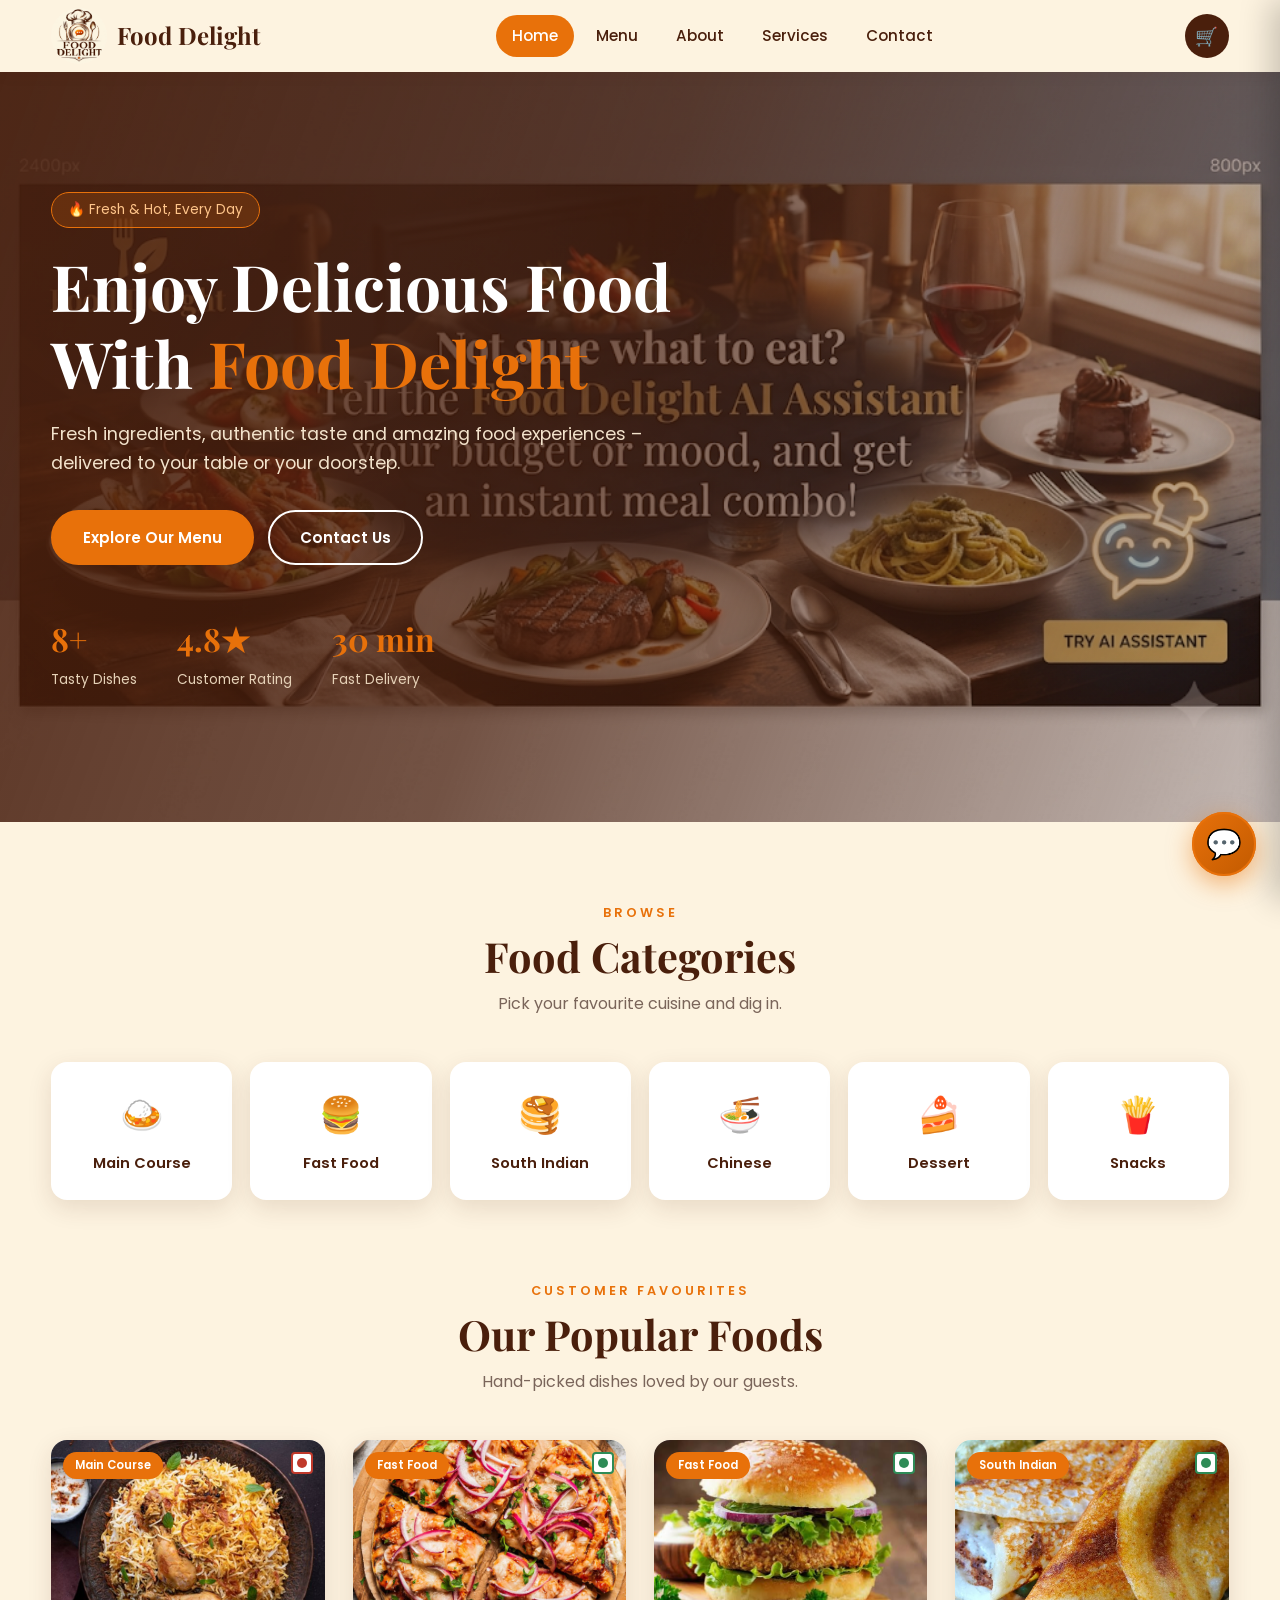
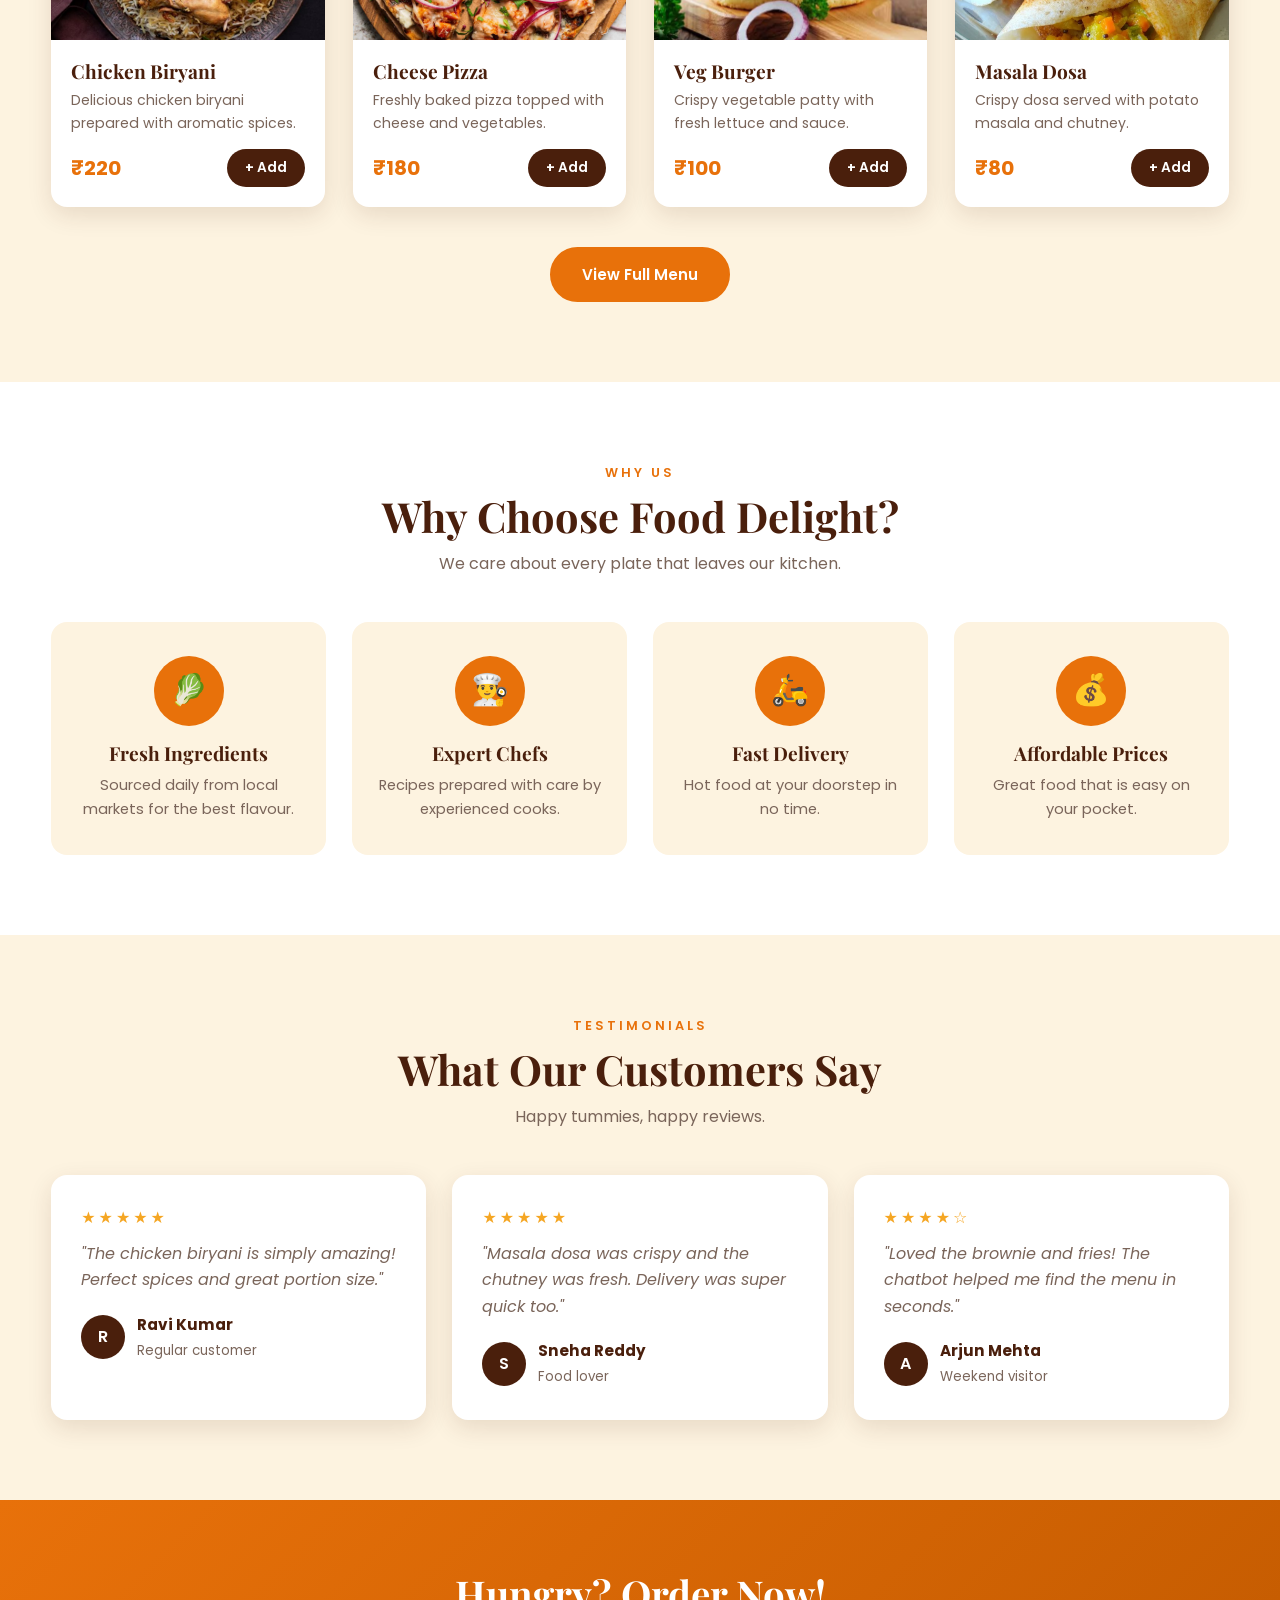
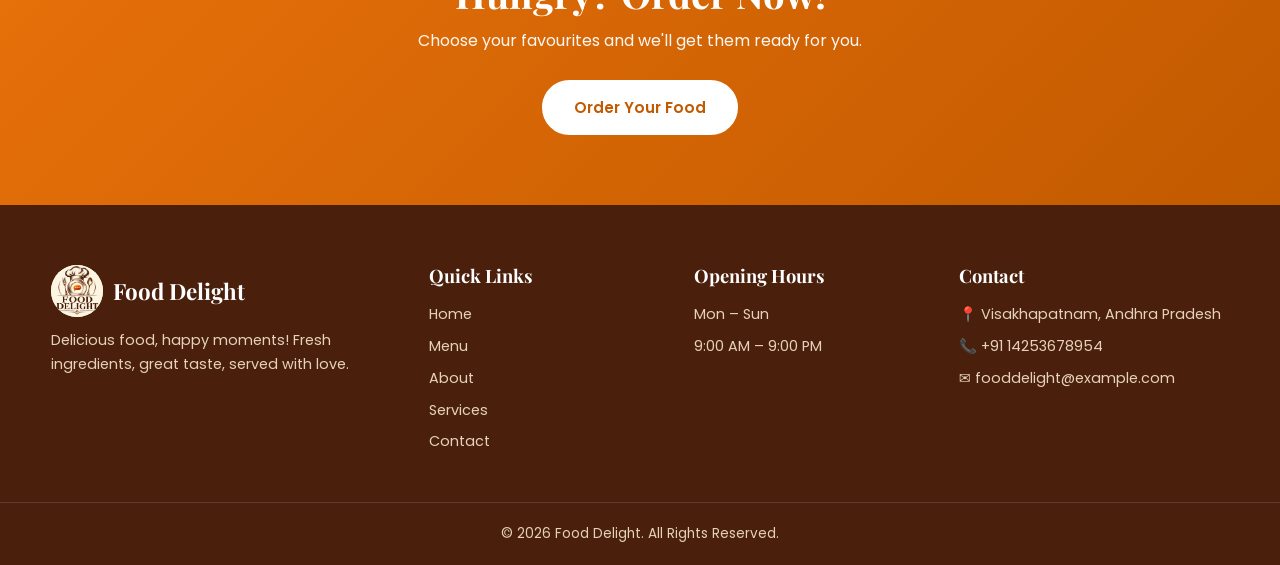
<file: index.html>
<!DOCTYPE html>
<html lang="en">
<head>
    <meta charset="UTF-8">
    <meta name="viewport" content="width=device-width, initial-scale=1.0">
    <title>Home | Food Delight</title>
    <link rel="icon" type="image/png" href="images/logo1.png">
    <link rel="preconnect" href="https://fonts.googleapis.com">
    <link href="https://fonts.googleapis.com/css2?family=Playfair+Display:wght@600;700&family=Poppins:wght@400;500;600&display=swap" rel="stylesheet">
    <link rel="stylesheet" href="css/style.css">
</head>
<body>

<!-- Header -->
<header class="header">
    <div class="container navbar">
        <a href="index.html" class="logo">
            <img src="images/logo1.png" alt="Food Delight Logo">
            <span>Food Delight</span>
        </a>
        <nav class="nav-links" id="navLinks">
            <a href="index.html">Home</a>
            <a href="menu.html">Menu</a>
            <a href="about.html">About</a>
            <a href="services.html">Services</a>
            <a href="contact.html">Contact</a>
        </nav>
        <div class="nav-actions">
            <button class="cart-btn" data-open-cart aria-label="Open cart">🛒<span class="cart-count hidden">0</span></button>
            <button class="menu-toggle" id="menuToggle" aria-label="Toggle menu">☰</button>
        </div>
    </div>
</header>

<main>

<section class="hero">
    <div class="container">
        <div class="hero-text">
            <span class="hero-tag">🔥 Fresh &amp; Hot, Every Day</span>
            <h1>Enjoy Delicious Food With <em>Food Delight</em></h1>
            <p>Fresh ingredients, authentic taste and amazing food experiences – delivered to your table or your doorstep.</p>
            <div class="hero-buttons">
                <a href="menu.html" class="btn">Explore Our Menu</a>
                <a href="contact.html" class="btn btn-outline">Contact Us</a>
            </div>
            <div class="hero-stats">
                <div><strong>8+</strong><span>Tasty Dishes</span></div>
                <div><strong>4.8★</strong><span>Customer Rating</span></div>
                <div><strong>30 min</strong><span>Fast Delivery</span></div>
            </div>
        </div>
    </div>
</section>

<section class="section">
    <div class="container">
        <span class="eyebrow">Browse</span>
        <h2 class="section-title">Food Categories</h2>
        <p class="section-sub">Pick your favourite cuisine and dig in.</p>
        <div class="category-strip" id="categoryStrip"></div>
    </div>
</section>

<section class="section" style="padding-top:0">
    <div class="container">
        <span class="eyebrow">Customer Favourites</span>
        <h2 class="section-title">Our Popular Foods</h2>
        <p class="section-sub">Hand-picked dishes loved by our guests.</p>
        <div class="food-grid" id="featuredGrid"></div>
        <div class="center"><a href="menu.html" class="btn">View Full Menu</a></div>
    </div>
</section>

<section class="section features-bg">
    <div class="container">
        <span class="eyebrow">Why Us</span>
        <h2 class="section-title">Why Choose Food Delight?</h2>
        <p class="section-sub">We care about every plate that leaves our kitchen.</p>
        <div class="feature-grid">
            <div class="feature"><div class="feature-icon">🥬</div><h3>Fresh Ingredients</h3><p>Sourced daily from local markets for the best flavour.</p></div>
            <div class="feature"><div class="feature-icon">👨‍🍳</div><h3>Expert Chefs</h3><p>Recipes prepared with care by experienced cooks.</p></div>
            <div class="feature"><div class="feature-icon">🛵</div><h3>Fast Delivery</h3><p>Hot food at your doorstep in no time.</p></div>
            <div class="feature"><div class="feature-icon">💰</div><h3>Affordable Prices</h3><p>Great food that is easy on your pocket.</p></div>
        </div>
    </div>
</section>

<section class="section">
    <div class="container">
        <span class="eyebrow">Testimonials</span>
        <h2 class="section-title">What Our Customers Say</h2>
        <p class="section-sub">Happy tummies, happy reviews.</p>
        <div class="testimonial-grid">
            <div class="testimonial"><div class="stars">★★★★★</div><p>"The chicken biryani is simply amazing! Perfect spices and great portion size."</p>
                <div class="reviewer"><div class="avatar">R</div><div><strong>Ravi Kumar</strong><small>Regular customer</small></div></div></div>
            <div class="testimonial"><div class="stars">★★★★★</div><p>"Masala dosa was crispy and the chutney was fresh. Delivery was super quick too."</p>
                <div class="reviewer"><div class="avatar">S</div><div><strong>Sneha Reddy</strong><small>Food lover</small></div></div></div>
            <div class="testimonial"><div class="stars">★★★★☆</div><p>"Loved the brownie and fries! The chatbot helped me find the menu in seconds."</p>
                <div class="reviewer"><div class="avatar">A</div><div><strong>Arjun Mehta</strong><small>Weekend visitor</small></div></div></div>
        </div>
    </div>
</section>

<section class="cta">
    <h2>Hungry? Order Now!</h2>
    <p>Choose your favourites and we'll get them ready for you.</p>
    <a href="menu.html" class="btn">Order Your Food</a>
</section>

</main>

<!-- Footer -->
<footer class="footer">
    <div class="container footer-grid">
        <div>
            <div class="footer-logo"><img src="images/logo1.png" alt="Food Delight"><span>Food Delight</span></div>
            <p>Delicious food, happy moments! Fresh ingredients, great taste, served with love.</p>
        </div>
        <div>
            <h3>Quick Links</h3>
            <ul>
                <li><a href="index.html">Home</a></li>
                <li><a href="menu.html">Menu</a></li>
                <li><a href="about.html">About</a></li>
                <li><a href="services.html">Services</a></li>
                <li><a href="contact.html">Contact</a></li>
            </ul>
        </div>
        <div>
            <h3>Opening Hours</h3>
            <p>Mon – Sun</p>
            <p>9:00 AM – 9:00 PM</p>
        </div>
        <div>
            <h3>Contact</h3>
            <p>📍 Visakhapatnam, Andhra Pradesh</p>
            <p>📞 +91 14253678954</p>
            <p>✉️ fooddelight@example.com</p>
        </div>
    </div>
    <div class="footer-bottom">© 2026 Food Delight. All Rights Reserved.</div>
</footer>

<script src="js/menu-data.js"></script>
<script src="js/main.js"></script>
<script src="js/chatbot.js"></script>
</body>
</html>
</file>
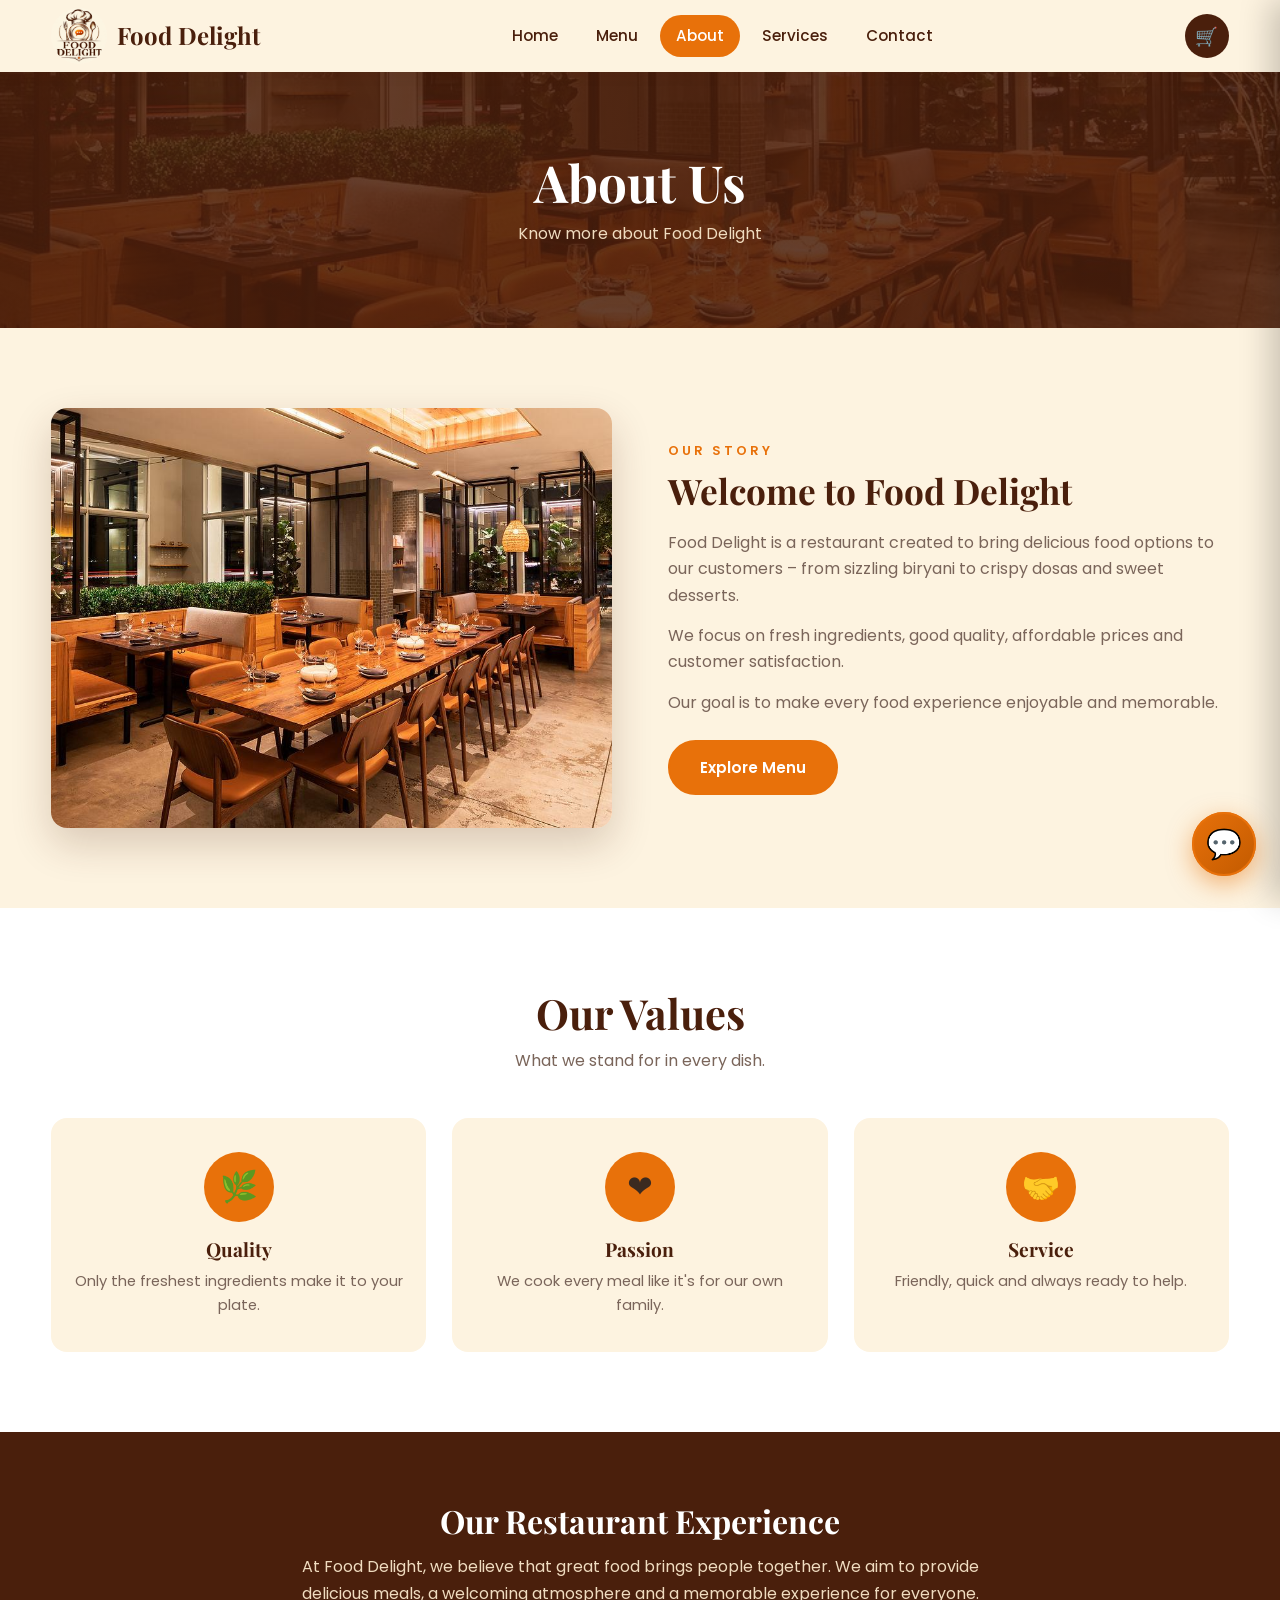
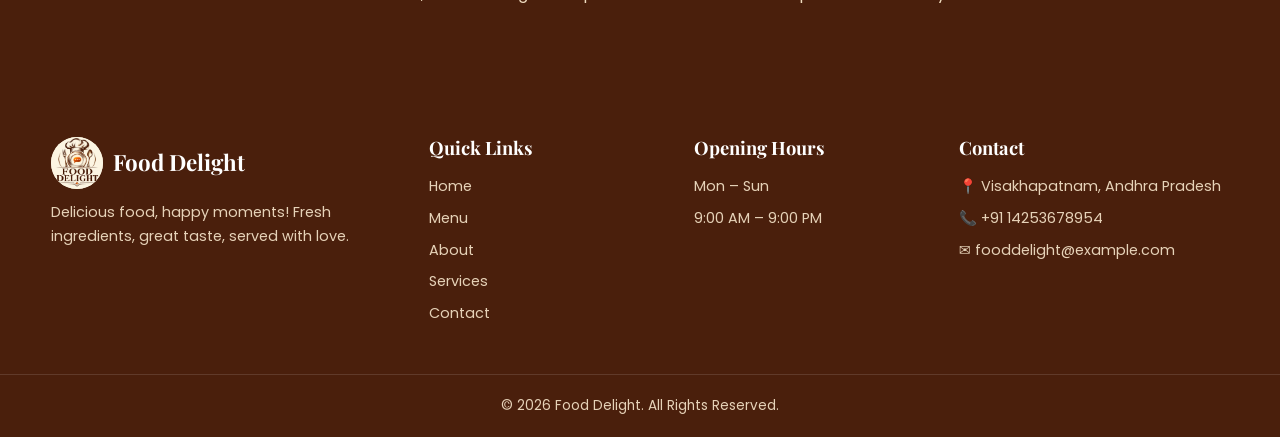
<file: about.html>
<!DOCTYPE html>
<html lang="en">
<head>
    <meta charset="UTF-8">
    <meta name="viewport" content="width=device-width, initial-scale=1.0">
    <title>About Us | Food Delight</title>
    <link rel="icon" type="image/png" href="images/logo1.png">
    <link rel="preconnect" href="https://fonts.googleapis.com">
    <link href="https://fonts.googleapis.com/css2?family=Playfair+Display:wght@600;700&family=Poppins:wght@400;500;600&display=swap" rel="stylesheet">
    <link rel="stylesheet" href="css/style.css">
</head>
<body>

<!-- Header -->
<header class="header">
    <div class="container navbar">
        <a href="index.html" class="logo">
            <img src="images/logo1.png" alt="Food Delight Logo">
            <span>Food Delight</span>
        </a>
        <nav class="nav-links" id="navLinks">
            <a href="index.html">Home</a>
            <a href="menu.html">Menu</a>
            <a href="about.html">About</a>
            <a href="services.html">Services</a>
            <a href="contact.html">Contact</a>
        </nav>
        <div class="nav-actions">
            <button class="cart-btn" data-open-cart aria-label="Open cart">🛒<span class="cart-count hidden">0</span></button>
            <button class="menu-toggle" id="menuToggle" aria-label="Toggle menu">☰</button>
        </div>
    </div>
</header>

<main>

<section class="page-banner">
    <h1>About Us</h1>
    <p>Know more about Food Delight</p>
</section>

<section class="section">
    <div class="container about-container">
        <div class="about-image"><img src="images/restaurant.jpg" alt="Food Delight Restaurant"></div>
        <div class="about-text">
            <span class="eyebrow" style="text-align:left">Our Story</span>
            <h2>Welcome to Food Delight</h2>
            <p>Food Delight is a restaurant created to bring delicious food options to our customers – from sizzling biryani to crispy dosas and sweet desserts.</p>
            <p>We focus on fresh ingredients, good quality, affordable prices and customer satisfaction.</p>
            <p>Our goal is to make every food experience enjoyable and memorable.</p>
            <a href="menu.html" class="btn">Explore Menu</a>
        </div>
    </div>
</section>

<section class="section features-bg">
    <div class="container">
        <h2 class="section-title">Our Values</h2>
        <p class="section-sub">What we stand for in every dish.</p>
        <div class="feature-grid">
            <div class="feature"><div class="feature-icon">🌿</div><h3>Quality</h3><p>Only the freshest ingredients make it to your plate.</p></div>
            <div class="feature"><div class="feature-icon">❤️</div><h3>Passion</h3><p>We cook every meal like it's for our own family.</p></div>
            <div class="feature"><div class="feature-icon">🤝</div><h3>Service</h3><p>Friendly, quick and always ready to help.</p></div>
        </div>
    </div>
</section>

<section class="welcome-section">
    <div class="container">
        <h2>Our Restaurant Experience</h2>
        <p>At Food Delight, we believe that great food brings people together. We aim to provide delicious meals, a welcoming atmosphere and a memorable experience for everyone.</p>
    </div>
</section>

</main>

<!-- Footer -->
<footer class="footer">
    <div class="container footer-grid">
        <div>
            <div class="footer-logo"><img src="images/logo1.png" alt="Food Delight"><span>Food Delight</span></div>
            <p>Delicious food, happy moments! Fresh ingredients, great taste, served with love.</p>
        </div>
        <div>
            <h3>Quick Links</h3>
            <ul>
                <li><a href="index.html">Home</a></li>
                <li><a href="menu.html">Menu</a></li>
                <li><a href="about.html">About</a></li>
                <li><a href="services.html">Services</a></li>
                <li><a href="contact.html">Contact</a></li>
            </ul>
        </div>
        <div>
            <h3>Opening Hours</h3>
            <p>Mon – Sun</p>
            <p>9:00 AM – 9:00 PM</p>
        </div>
        <div>
            <h3>Contact</h3>
            <p>📍 Visakhapatnam, Andhra Pradesh</p>
            <p>📞 +91 14253678954</p>
            <p>✉️ fooddelight@example.com</p>
        </div>
    </div>
    <div class="footer-bottom">© 2026 Food Delight. All Rights Reserved.</div>
</footer>

<script src="js/menu-data.js"></script>
<script src="js/main.js"></script>
<script src="js/chatbot.js"></script>
</body>
</html>
</file>
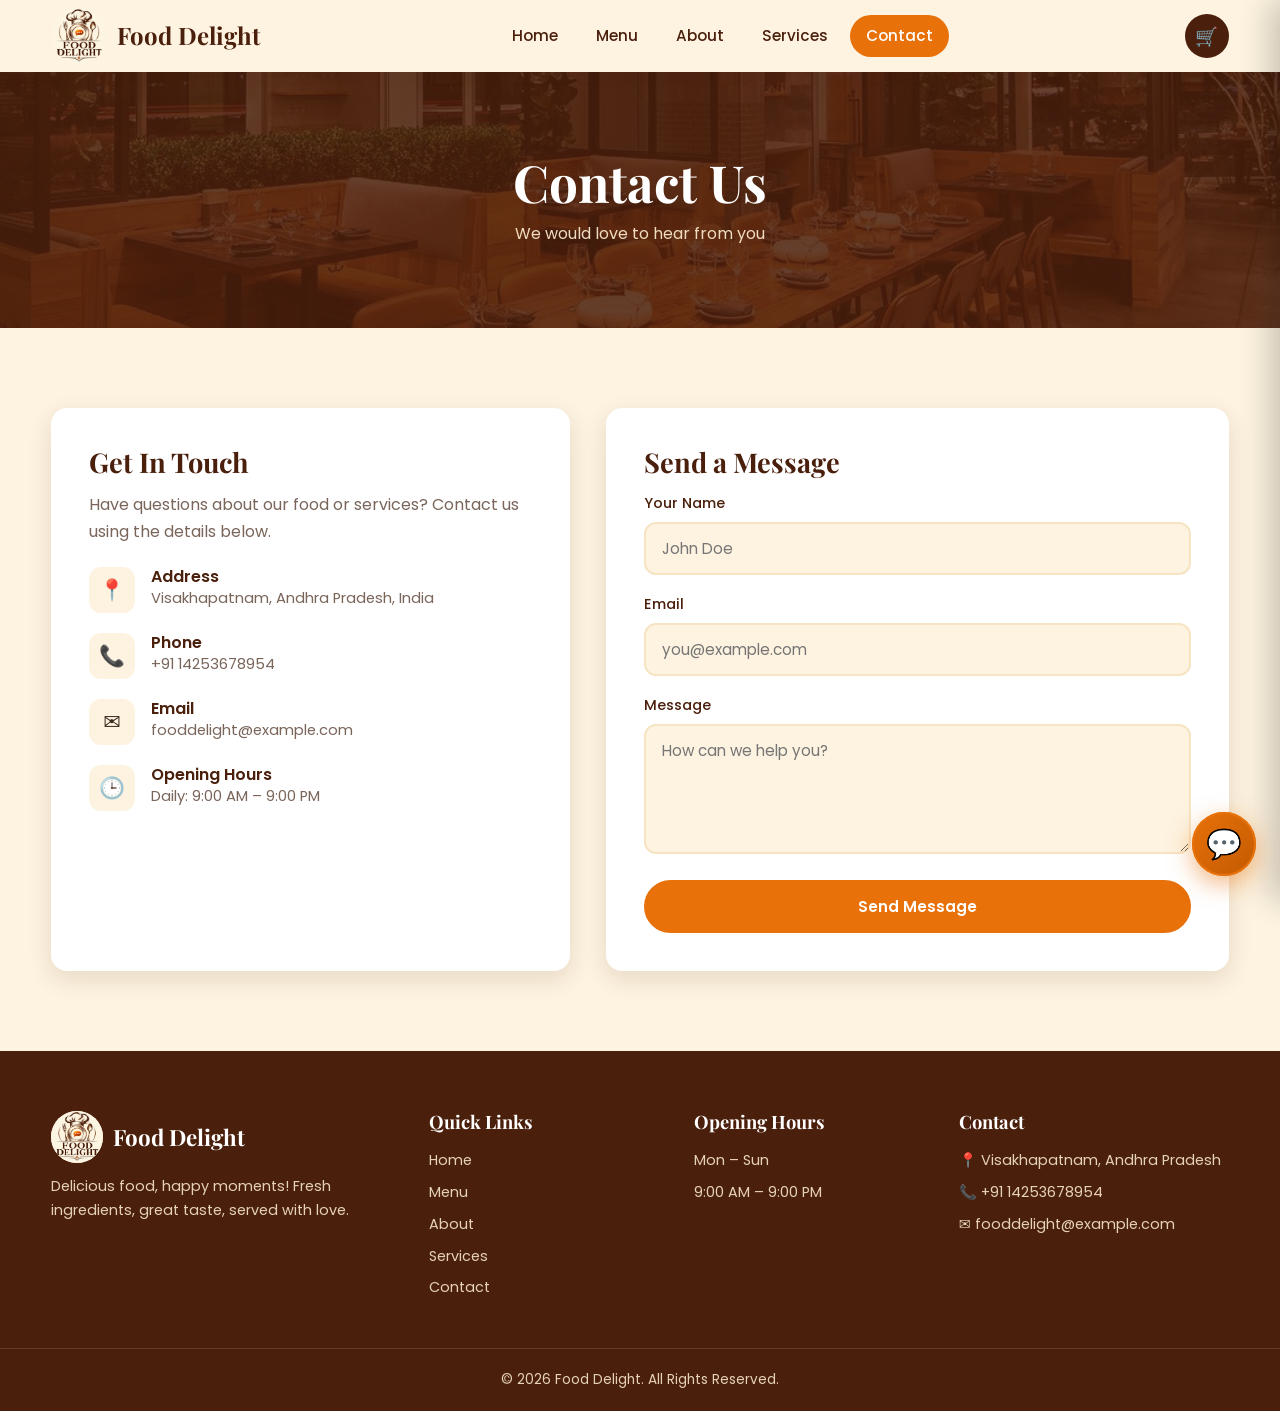
<file: contact.html>
<!DOCTYPE html>
<html lang="en">
<head>
    <meta charset="UTF-8">
    <meta name="viewport" content="width=device-width, initial-scale=1.0">
    <title>Contact Us | Food Delight</title>
    <link rel="icon" type="image/png" href="images/logo1.png">
    <link rel="preconnect" href="https://fonts.googleapis.com">
    <link href="https://fonts.googleapis.com/css2?family=Playfair+Display:wght@600;700&family=Poppins:wght@400;500;600&display=swap" rel="stylesheet">
    <link rel="stylesheet" href="css/style.css">
</head>
<body>

<!-- Header -->
<header class="header">
    <div class="container navbar">
        <a href="index.html" class="logo">
            <img src="images/logo1.png" alt="Food Delight Logo">
            <span>Food Delight</span>
        </a>
        <nav class="nav-links" id="navLinks">
            <a href="index.html">Home</a>
            <a href="menu.html">Menu</a>
            <a href="about.html">About</a>
            <a href="services.html">Services</a>
            <a href="contact.html">Contact</a>
        </nav>
        <div class="nav-actions">
            <button class="cart-btn" data-open-cart aria-label="Open cart">🛒<span class="cart-count hidden">0</span></button>
            <button class="menu-toggle" id="menuToggle" aria-label="Toggle menu">☰</button>
        </div>
    </div>
</header>

<main>

<section class="page-banner">
    <h1>Contact Us</h1>
    <p>We would love to hear from you</p>
</section>

<section class="section">
    <div class="container contact-container">
        <div class="contact-card">
            <h2>Get In Touch</h2>
            <p>Have questions about our food or services? Contact us using the details below.</p>
            <div class="contact-item"><div class="ci-icon">📍</div><div><h3>Address</h3><p>Visakhapatnam, Andhra Pradesh, India</p></div></div>
            <div class="contact-item"><div class="ci-icon">📞</div><div><h3>Phone</h3><p>+91 14253678954</p></div></div>
            <div class="contact-item"><div class="ci-icon">✉️</div><div><h3>Email</h3><p>fooddelight@example.com</p></div></div>
            <div class="contact-item"><div class="ci-icon">🕒</div><div><h3>Opening Hours</h3><p>Daily: 9:00 AM – 9:00 PM</p></div></div>
        </div>

        <form class="contact-form" id="contactForm" novalidate>
            <h2>Send a Message</h2>
            <div class="form-success" id="formSuccess">✅ Thank you! Your message has been received. We'll get back to you soon.</div>
            <div class="form-group">
                <label for="name">Your Name</label>
                <input type="text" id="name" name="name" placeholder="John Doe">
                <span class="error-msg">Please enter your name.</span>
            </div>
            <div class="form-group">
                <label for="email">Email</label>
                <input type="email" id="email" name="email" placeholder="you@example.com">
                <span class="error-msg">Please enter a valid email address.</span>
            </div>
            <div class="form-group">
                <label for="message">Message</label>
                <textarea id="message" name="message" placeholder="How can we help you?"></textarea>
                <span class="error-msg">Message must be at least 10 characters.</span>
            </div>
            <button type="submit" class="btn">Send Message</button>
        </form>
    </div>
</section>

</main>

<!-- Footer -->
<footer class="footer">
    <div class="container footer-grid">
        <div>
            <div class="footer-logo"><img src="images/logo1.png" alt="Food Delight"><span>Food Delight</span></div>
            <p>Delicious food, happy moments! Fresh ingredients, great taste, served with love.</p>
        </div>
        <div>
            <h3>Quick Links</h3>
            <ul>
                <li><a href="index.html">Home</a></li>
                <li><a href="menu.html">Menu</a></li>
                <li><a href="about.html">About</a></li>
                <li><a href="services.html">Services</a></li>
                <li><a href="contact.html">Contact</a></li>
            </ul>
        </div>
        <div>
            <h3>Opening Hours</h3>
            <p>Mon – Sun</p>
            <p>9:00 AM – 9:00 PM</p>
        </div>
        <div>
            <h3>Contact</h3>
            <p>📍 Visakhapatnam, Andhra Pradesh</p>
            <p>📞 +91 14253678954</p>
            <p>✉️ fooddelight@example.com</p>
        </div>
    </div>
    <div class="footer-bottom">© 2026 Food Delight. All Rights Reserved.</div>
</footer>

<script src="js/menu-data.js"></script>
<script src="js/main.js"></script>
<script src="js/chatbot.js"></script>
</body>
</html>
</file>
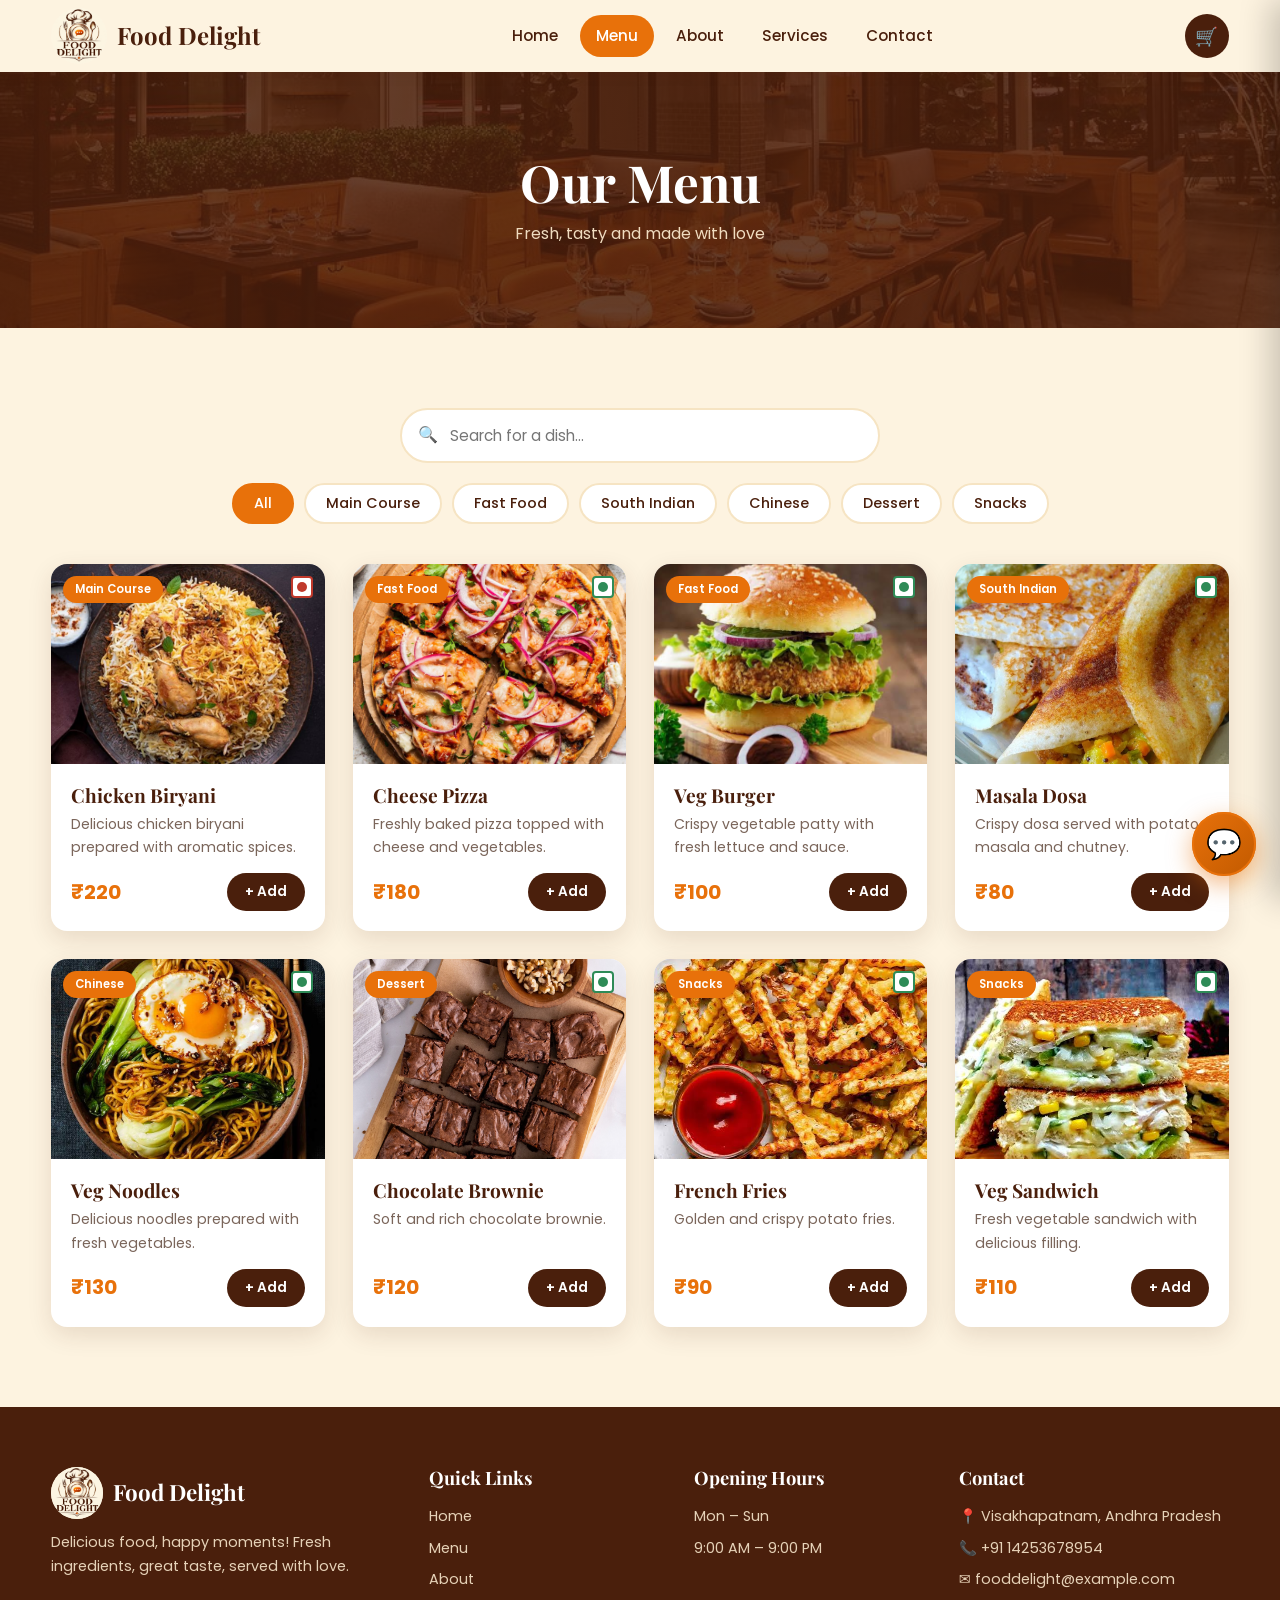
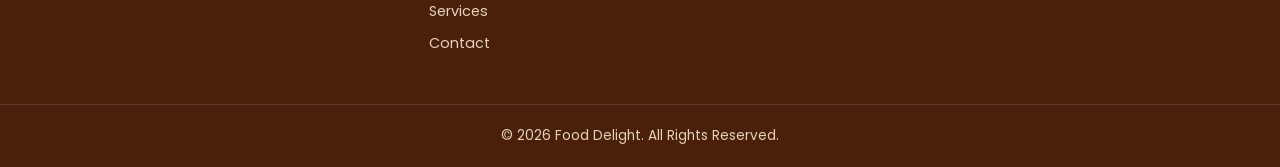
<file: menu.html>
<!DOCTYPE html>
<html lang="en">
<head>
    <meta charset="UTF-8">
    <meta name="viewport" content="width=device-width, initial-scale=1.0">
    <title>Menu | Food Delight</title>
    <link rel="icon" type="image/png" href="images/logo1.png">
    <link rel="preconnect" href="https://fonts.googleapis.com">
    <link href="https://fonts.googleapis.com/css2?family=Playfair+Display:wght@600;700&family=Poppins:wght@400;500;600&display=swap" rel="stylesheet">
    <link rel="stylesheet" href="css/style.css">
</head>
<body>

<!-- Header -->
<header class="header">
    <div class="container navbar">
        <a href="index.html" class="logo">
            <img src="images/logo1.png" alt="Food Delight Logo">
            <span>Food Delight</span>
        </a>
        <nav class="nav-links" id="navLinks">
            <a href="index.html">Home</a>
            <a href="menu.html">Menu</a>
            <a href="about.html">About</a>
            <a href="services.html">Services</a>
            <a href="contact.html">Contact</a>
        </nav>
        <div class="nav-actions">
            <button class="cart-btn" data-open-cart aria-label="Open cart">🛒<span class="cart-count hidden">0</span></button>
            <button class="menu-toggle" id="menuToggle" aria-label="Toggle menu">☰</button>
        </div>
    </div>
</header>

<main>

<section class="page-banner">
    <h1>Our Menu</h1>
    <p>Fresh, tasty and made with love</p>
</section>

<section class="section">
    <div class="container">
        <div class="menu-toolbar">
            <div class="search-box"><input type="text" id="searchInput" placeholder="Search for a dish..." aria-label="Search dishes"></div>
            <div class="filter-tabs" id="filterTabs"></div>
        </div>
        <div class="food-grid" id="menuGrid"></div>
    </div>
</section>

</main>

<!-- Footer -->
<footer class="footer">
    <div class="container footer-grid">
        <div>
            <div class="footer-logo"><img src="images/logo1.png" alt="Food Delight"><span>Food Delight</span></div>
            <p>Delicious food, happy moments! Fresh ingredients, great taste, served with love.</p>
        </div>
        <div>
            <h3>Quick Links</h3>
            <ul>
                <li><a href="index.html">Home</a></li>
                <li><a href="menu.html">Menu</a></li>
                <li><a href="about.html">About</a></li>
                <li><a href="services.html">Services</a></li>
                <li><a href="contact.html">Contact</a></li>
            </ul>
        </div>
        <div>
            <h3>Opening Hours</h3>
            <p>Mon – Sun</p>
            <p>9:00 AM – 9:00 PM</p>
        </div>
        <div>
            <h3>Contact</h3>
            <p>📍 Visakhapatnam, Andhra Pradesh</p>
            <p>📞 +91 14253678954</p>
            <p>✉️ fooddelight@example.com</p>
        </div>
    </div>
    <div class="footer-bottom">© 2026 Food Delight. All Rights Reserved.</div>
</footer>

<script src="js/menu-data.js"></script>
<script src="js/main.js"></script>
<script src="js/chatbot.js"></script>
</body>
</html>
</file>
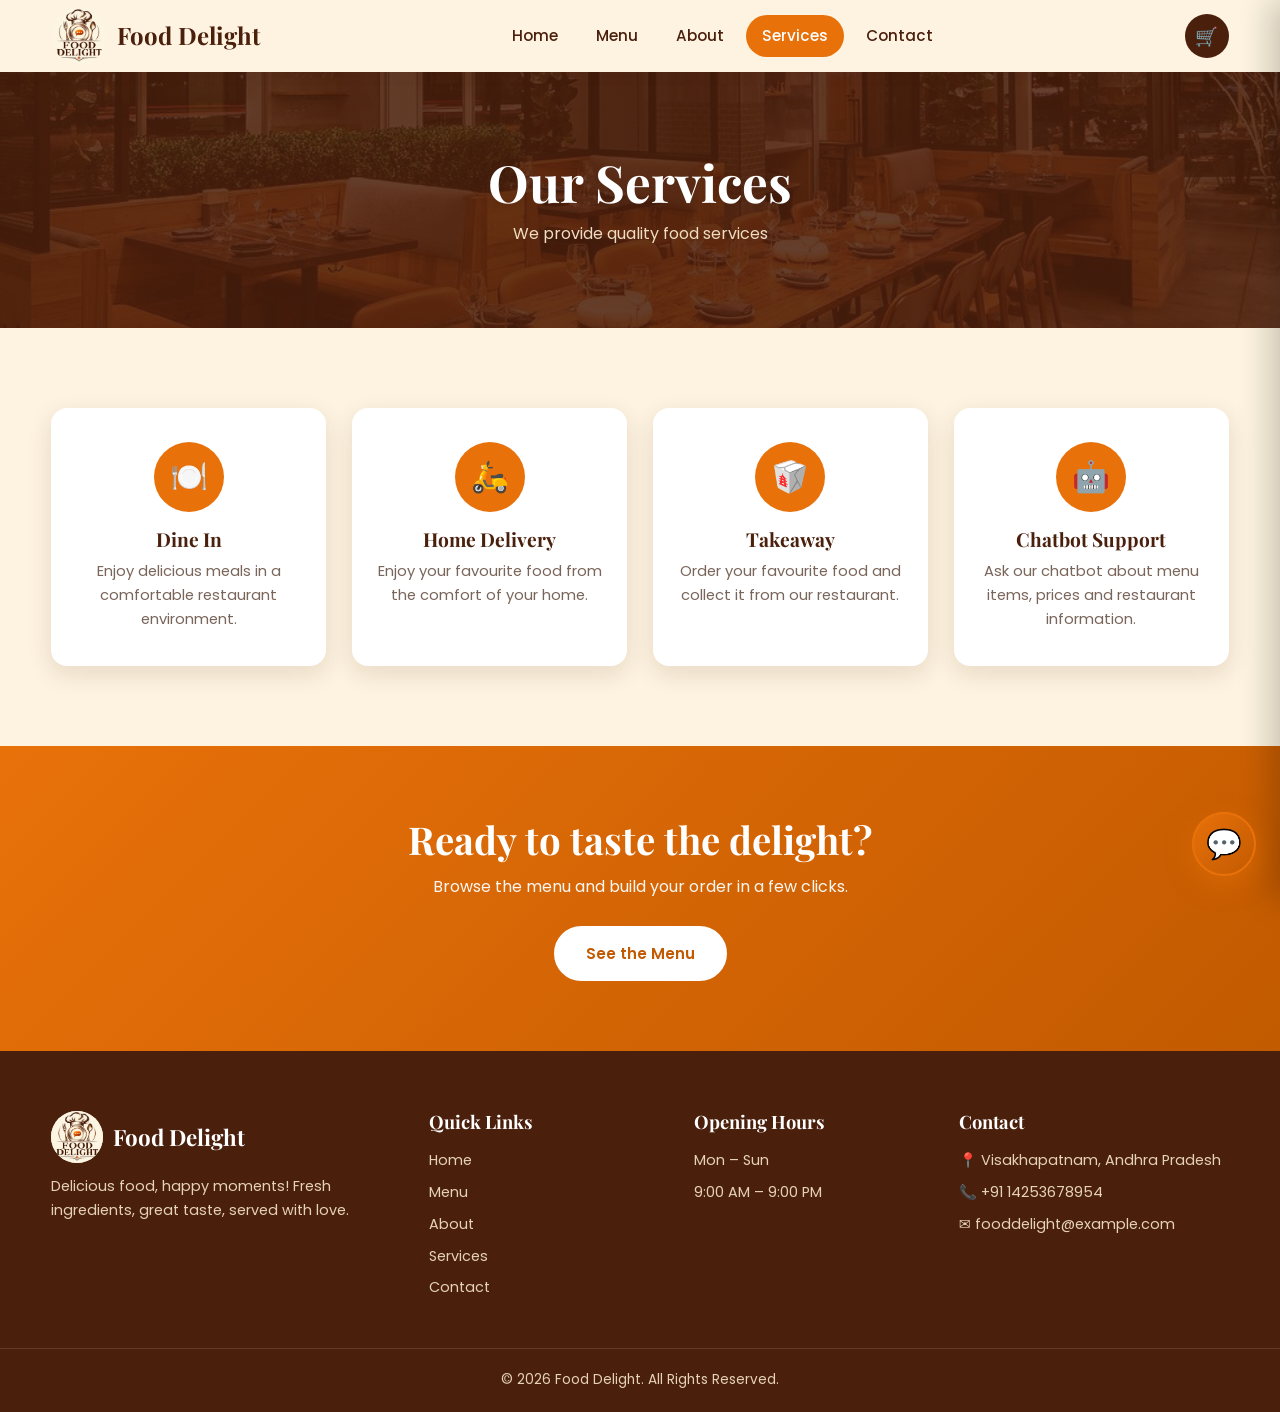
<file: services.html>
<!DOCTYPE html>
<html lang="en">
<head>
    <meta charset="UTF-8">
    <meta name="viewport" content="width=device-width, initial-scale=1.0">
    <title>Services | Food Delight</title>
    <link rel="icon" type="image/png" href="images/logo1.png">
    <link rel="preconnect" href="https://fonts.googleapis.com">
    <link href="https://fonts.googleapis.com/css2?family=Playfair+Display:wght@600;700&family=Poppins:wght@400;500;600&display=swap" rel="stylesheet">
    <link rel="stylesheet" href="css/style.css">
</head>
<body>

<!-- Header -->
<header class="header">
    <div class="container navbar">
        <a href="index.html" class="logo">
            <img src="images/logo1.png" alt="Food Delight Logo">
            <span>Food Delight</span>
        </a>
        <nav class="nav-links" id="navLinks">
            <a href="index.html">Home</a>
            <a href="menu.html">Menu</a>
            <a href="about.html">About</a>
            <a href="services.html">Services</a>
            <a href="contact.html">Contact</a>
        </nav>
        <div class="nav-actions">
            <button class="cart-btn" data-open-cart aria-label="Open cart">🛒<span class="cart-count hidden">0</span></button>
            <button class="menu-toggle" id="menuToggle" aria-label="Toggle menu">☰</button>
        </div>
    </div>
</header>

<main>

<section class="page-banner">
    <h1>Our Services</h1>
    <p>We provide quality food services</p>
</section>

<section class="section">
    <div class="container">
        <div class="service-grid">
            <div class="service-card"><div class="service-icon">🍽️</div><h3>Dine In</h3><p>Enjoy delicious meals in a comfortable restaurant environment.</p></div>
            <div class="service-card"><div class="service-icon">🛵</div><h3>Home Delivery</h3><p>Enjoy your favourite food from the comfort of your home.</p></div>
            <div class="service-card"><div class="service-icon">🥡</div><h3>Takeaway</h3><p>Order your favourite food and collect it from our restaurant.</p></div>
            <div class="service-card"><div class="service-icon">🤖</div><h3>Chatbot Support</h3><p>Ask our chatbot about menu items, prices and restaurant information.</p></div>
        </div>
    </div>
</section>

<section class="cta">
    <h2>Ready to taste the delight?</h2>
    <p>Browse the menu and build your order in a few clicks.</p>
    <a href="menu.html" class="btn">See the Menu</a>
</section>

</main>

<!-- Footer -->
<footer class="footer">
    <div class="container footer-grid">
        <div>
            <div class="footer-logo"><img src="images/logo1.png" alt="Food Delight"><span>Food Delight</span></div>
            <p>Delicious food, happy moments! Fresh ingredients, great taste, served with love.</p>
        </div>
        <div>
            <h3>Quick Links</h3>
            <ul>
                <li><a href="index.html">Home</a></li>
                <li><a href="menu.html">Menu</a></li>
                <li><a href="about.html">About</a></li>
                <li><a href="services.html">Services</a></li>
                <li><a href="contact.html">Contact</a></li>
            </ul>
        </div>
        <div>
            <h3>Opening Hours</h3>
            <p>Mon – Sun</p>
            <p>9:00 AM – 9:00 PM</p>
        </div>
        <div>
            <h3>Contact</h3>
            <p>📍 Visakhapatnam, Andhra Pradesh</p>
            <p>📞 +91 14253678954</p>
            <p>✉️ fooddelight@example.com</p>
        </div>
    </div>
    <div class="footer-bottom">© 2026 Food Delight. All Rights Reserved.</div>
</footer>

<script src="js/menu-data.js"></script>
<script src="js/main.js"></script>
<script src="js/chatbot.js"></script>
</body>
</html>
</file>
<file: css/style.css>
/* ==========================================================
   FOOD DELIGHT - Main Stylesheet
   ========================================================== */

:root {
    --brown: #4a1f0c;
    --brown-soft: #6b3a1f;
    --orange: #e8710a;
    --orange-dark: #c25a00;
    --cream: #fdf3e0;
    --cream-dark: #f6e4c3;
    --white: #ffffff;
    --text: #3b2a20;
    --muted: #7a655a;
    --green: #2e8b57;
    --shadow: 0 8px 24px rgba(74, 31, 12, 0.12);
    --shadow-lg: 0 16px 40px rgba(74, 31, 12, 0.2);
    --radius: 16px;
    --font-head: 'Playfair Display', Georgia, serif;
    --font-body: 'Poppins', system-ui, -apple-system, 'Segoe UI', sans-serif;
}

* { margin: 0; padding: 0; box-sizing: border-box; }
html { scroll-behavior: smooth; }

body {
    font-family: var(--font-body);
    color: var(--text);
    background: var(--cream);
    line-height: 1.65;
}

img { max-width: 100%; display: block; }
a { color: inherit; text-decoration: none; }
ul { list-style: none; }
button { font-family: inherit; cursor: pointer; }

.container { width: min(1180px, 92%); margin: 0 auto; }
.section { padding: 80px 0; }
.center { text-align: center; margin-top: 40px; }

h1, h2, h3 { font-family: var(--font-head); color: var(--brown); line-height: 1.2; }

.section-title { font-size: clamp(1.8rem, 4vw, 2.6rem); text-align: center; }
.section-sub { text-align: center; color: var(--muted); max-width: 560px; margin: 10px auto 44px; }
.eyebrow {
    display: block; text-align: center; color: var(--orange);
    font-weight: 600; letter-spacing: 3px; text-transform: uppercase; font-size: .8rem; margin-bottom: 8px;
}

/* ---------- Buttons ---------- */
.btn {
    display: inline-block; background: var(--orange); color: var(--white);
    padding: 13px 30px; border-radius: 50px; border: 2px solid var(--orange);
    font-weight: 600; font-size: .95rem; transition: all .25s ease;
}
.btn:hover { background: var(--orange-dark); border-color: var(--orange-dark); transform: translateY(-2px); box-shadow: var(--shadow); }
.btn-outline { background: transparent; color: var(--white); border-color: var(--white); }
.btn-outline:hover { background: var(--white); color: var(--brown); border-color: var(--white); }
.btn-dark { background: var(--brown); border-color: var(--brown); }
.btn-dark:hover { background: var(--brown-soft); border-color: var(--brown-soft); }

/* ---------- Header ---------- */
.header {
    position: sticky; top: 0; z-index: 100;
    background: rgba(253, 243, 224, .96); backdrop-filter: blur(8px);
    box-shadow: 0 2px 14px rgba(74, 31, 12, .08);
}
.navbar { display: flex; align-items: center; justify-content: space-between; padding: 8px 0; gap: 20px; }
.logo { display: flex; align-items: center; gap: 10px; }
.logo img { width: 56px; height: 56px; object-fit: contain; border-radius: 50%; }
.logo span { font-family: var(--font-head); font-size: 1.5rem; font-weight: 700; color: var(--brown); }

.nav-links { display: flex; align-items: center; gap: 6px; }
.nav-links a {
    padding: 8px 16px; border-radius: 50px; font-weight: 500; font-size: .95rem;
    color: var(--brown); transition: all .2s;
}
.nav-links a:hover, .nav-links a.active { background: var(--orange); color: var(--white); }

.nav-actions { display: flex; align-items: center; gap: 10px; }
.cart-btn {
    position: relative; background: var(--brown); color: var(--white); border: none;
    width: 44px; height: 44px; border-radius: 50%; font-size: 1.15rem; transition: background .2s;
}
.cart-btn:hover { background: var(--orange); }
.cart-count {
    position: absolute; top: -4px; right: -4px; min-width: 20px; height: 20px; padding: 0 5px;
    background: var(--orange); color: #fff; border-radius: 10px; font-size: .72rem; font-weight: 600;
    display: flex; align-items: center; justify-content: center; border: 2px solid var(--cream);
}
.cart-count.hidden { display: none; }

.menu-toggle { display: none; background: none; border: none; font-size: 1.7rem; color: var(--brown); }

/* ---------- Hero ---------- */
.hero {
    background:
        linear-gradient(110deg, rgba(74, 31, 12, .92) 0%, rgba(74, 31, 12, .75) 45%, rgba(74, 31, 12, .25) 100%),
        url('../images/banner.jpg') center/cover no-repeat;
    color: var(--white); padding: 120px 0 130px;
}
.hero-text { max-width: 620px; }
.hero-tag {
    display: inline-block; background: rgba(232, 113, 10, .2); border: 1px solid var(--orange);
    color: #ffc58a; padding: 6px 16px; border-radius: 50px; font-size: .85rem; margin-bottom: 20px;
}
.hero h1 { color: var(--white); font-size: clamp(2.2rem, 6vw, 4rem); margin-bottom: 18px; }
.hero h1 em { color: var(--orange); font-style: normal; }
.hero p { font-size: 1.1rem; color: #f3e3cc; margin-bottom: 32px; }
.hero-buttons { display: flex; gap: 14px; flex-wrap: wrap; }
.hero-stats { display: flex; gap: 40px; margin-top: 48px; flex-wrap: wrap; }
.hero-stats strong { display: block; font-family: var(--font-head); font-size: 2rem; color: var(--orange); }
.hero-stats span { font-size: .85rem; color: #e6d2b8; }

/* ---------- Page banner ---------- */
.page-banner {
    background: linear-gradient(rgba(74, 31, 12, .85), rgba(74, 31, 12, .85)), url('../images/restaurant.jpg') center/cover;
    color: var(--white); text-align: center; padding: 80px 20px;
}
.page-banner h1 { color: var(--white); font-size: clamp(2rem, 5vw, 3.2rem); }
.page-banner p { color: #f0dcc0; margin-top: 8px; }

/* ---------- Categories strip ---------- */
.category-strip { display: grid; grid-template-columns: repeat(auto-fit, minmax(140px, 1fr)); gap: 18px; }
.category-chip {
    background: var(--white); border-radius: var(--radius); padding: 24px 12px; text-align: center;
    box-shadow: var(--shadow); transition: transform .25s, background .25s; border: none; font-size: 1rem;
}
.category-chip .emoji { font-size: 2.2rem; display: block; margin-bottom: 6px; }
.category-chip span { font-weight: 600; color: var(--brown); font-size: .92rem; }
.category-chip:hover { transform: translateY(-6px); background: var(--orange); }
.category-chip:hover span { color: var(--white); }

/* ---------- Food cards ---------- */
.food-grid { display: grid; grid-template-columns: repeat(auto-fill, minmax(255px, 1fr)); gap: 28px; }
.food-card {
    background: var(--white); border-radius: var(--radius); overflow: hidden;
    box-shadow: var(--shadow); display: flex; flex-direction: column; transition: transform .3s, box-shadow .3s;
}
.food-card:hover { transform: translateY(-8px); box-shadow: var(--shadow-lg); }
.food-image { position: relative; height: 200px; overflow: hidden; }
.food-image img { width: 100%; height: 100%; object-fit: cover; transition: transform .5s; }
.food-card:hover .food-image img { transform: scale(1.08); }
.category-tag {
    position: absolute; top: 12px; left: 12px; background: var(--orange); color: #fff;
    font-size: .72rem; font-weight: 600; padding: 4px 12px; border-radius: 50px;
}
.veg-dot {
    position: absolute; top: 12px; right: 12px; width: 22px; height: 22px; background: #fff; border-radius: 4px;
    border: 2px solid var(--green); display: flex; align-items: center; justify-content: center;
}
.veg-dot::after { content: ''; width: 10px; height: 10px; border-radius: 50%; background: var(--green); }
.veg-dot.nonveg { border-color: #c0392b; }
.veg-dot.nonveg::after { background: #c0392b; }
.food-info { padding: 20px; display: flex; flex-direction: column; flex: 1; }
.food-info h3 { font-size: 1.2rem; margin-bottom: 6px; }
.food-info p { color: var(--muted); font-size: .88rem; flex: 1; margin-bottom: 14px; }
.food-bottom { display: flex; align-items: center; justify-content: space-between; }
.price { font-size: 1.25rem; font-weight: 700; color: var(--orange); }
.add-btn {
    background: var(--brown); color: #fff; border: none; padding: 9px 18px; border-radius: 50px;
    font-size: .85rem; font-weight: 600; transition: background .2s, transform .15s;
}
.add-btn:hover { background: var(--orange); }
.add-btn:active { transform: scale(.94); }

/* ---------- Menu toolbar ---------- */
.menu-toolbar { display: flex; flex-direction: column; gap: 20px; align-items: center; margin-bottom: 40px; }
.search-box { position: relative; width: min(480px, 100%); }
.search-box input {
    width: 100%; padding: 14px 20px 14px 48px; border-radius: 50px; border: 2px solid var(--cream-dark);
    background: var(--white); font-family: inherit; font-size: .95rem; outline: none; transition: border-color .2s;
}
.search-box input:focus { border-color: var(--orange); }
.search-box::before { content: '🔍'; position: absolute; left: 18px; top: 50%; transform: translateY(-50%); }
.filter-tabs { display: flex; flex-wrap: wrap; gap: 10px; justify-content: center; }
.filter-btn {
    background: var(--white); color: var(--brown); border: 2px solid var(--cream-dark);
    padding: 8px 20px; border-radius: 50px; font-weight: 500; font-size: .9rem; transition: all .2s;
}
.filter-btn:hover { border-color: var(--orange); }
.filter-btn.active { background: var(--orange); border-color: var(--orange); color: #fff; }
.empty-menu { grid-column: 1 / -1; text-align: center; color: var(--muted); padding: 50px 0; font-size: 1.1rem; }

/* ---------- Features ---------- */
.features-bg { background: var(--white); }
.feature-grid, .service-grid { display: grid; grid-template-columns: repeat(auto-fit, minmax(230px, 1fr)); gap: 26px; }
.feature, .service-card {
    text-align: center; padding: 34px 22px; border-radius: var(--radius); background: var(--cream);
    transition: transform .3s, box-shadow .3s;
}
.service-card { background: var(--white); box-shadow: var(--shadow); }
.feature:hover, .service-card:hover { transform: translateY(-6px); box-shadow: var(--shadow); }
.feature-icon, .service-icon {
    width: 70px; height: 70px; margin: 0 auto 16px; background: var(--orange); border-radius: 50%;
    display: flex; align-items: center; justify-content: center; font-size: 1.9rem;
}
.feature h3, .service-card h3 { font-size: 1.2rem; margin-bottom: 8px; }
.feature p, .service-card p { color: var(--muted); font-size: .92rem; }

/* ---------- Testimonials ---------- */
.testimonial-grid { display: grid; grid-template-columns: repeat(auto-fit, minmax(280px, 1fr)); gap: 26px; }
.testimonial { background: var(--white); border-radius: var(--radius); padding: 30px; box-shadow: var(--shadow); }
.stars { color: #f5a623; letter-spacing: 3px; margin-bottom: 10px; }
.testimonial p { font-style: italic; color: var(--muted); margin-bottom: 18px; }
.reviewer { display: flex; align-items: center; gap: 12px; }
.avatar {
    width: 44px; height: 44px; border-radius: 50%; background: var(--brown); color: #fff;
    display: flex; align-items: center; justify-content: center; font-weight: 600;
}
.reviewer strong { display: block; color: var(--brown); font-size: .95rem; }
.reviewer small { color: var(--muted); }

/* ---------- CTA ---------- */
.cta {
    background: linear-gradient(135deg, var(--orange), var(--orange-dark)); color: #fff;
    text-align: center; padding: 70px 20px;
}
.cta h2 { color: #fff; font-size: clamp(1.7rem, 4vw, 2.4rem); margin-bottom: 12px; }
.cta p { margin-bottom: 26px; opacity: .95; }
.cta .btn { background: #fff; color: var(--orange-dark); border-color: #fff; }
.cta .btn:hover { background: var(--brown); color: #fff; border-color: var(--brown); }

/* ---------- About ---------- */
.about-container { display: grid; grid-template-columns: 1fr 1fr; gap: 56px; align-items: center; }
.about-image img { border-radius: var(--radius); box-shadow: var(--shadow-lg); width: 100%; height: 420px; object-fit: cover; }
.about-text h2 { font-size: 2.2rem; margin-bottom: 18px; }
.about-text p { color: var(--muted); margin-bottom: 14px; }
.about-text .btn { margin-top: 10px; }
.welcome-section { background: var(--brown); color: #f0dcc0; text-align: center; padding: 70px 0; }
.welcome-section h2 { color: #fff; margin-bottom: 14px; font-size: 2rem; }
.welcome-section p { max-width: 720px; margin: 0 auto; }

/* ---------- Contact ---------- */
.contact-container { display: grid; grid-template-columns: 1fr 1.2fr; gap: 36px; }
.contact-card, .contact-form {
    background: var(--white); border-radius: var(--radius); padding: 38px; box-shadow: var(--shadow);
}
.contact-card h2, .contact-form h2 { font-size: 1.7rem; margin-bottom: 14px; }
.contact-card > p { color: var(--muted); margin-bottom: 22px; }
.contact-item { display: flex; gap: 16px; margin-bottom: 20px; align-items: flex-start; }
.contact-item .ci-icon {
    width: 46px; height: 46px; flex-shrink: 0; background: var(--cream); border-radius: 12px;
    display: flex; align-items: center; justify-content: center; font-size: 1.3rem;
}
.contact-item h3 { font-size: 1rem; font-family: var(--font-body); font-weight: 600; }
.contact-item p { color: var(--muted); font-size: .92rem; }

.form-group { margin-bottom: 18px; }
.form-group label { display: block; font-weight: 500; font-size: .9rem; margin-bottom: 6px; color: var(--brown); }
.form-group input, .form-group textarea {
    width: 100%; padding: 13px 16px; border: 2px solid var(--cream-dark); border-radius: 12px;
    font-family: inherit; font-size: .95rem; background: var(--cream); outline: none; transition: border-color .2s;
}
.form-group input:focus, .form-group textarea:focus { border-color: var(--orange); background: #fff; }
.form-group textarea { min-height: 130px; resize: vertical; }
.form-group.invalid input, .form-group.invalid textarea { border-color: #c0392b; }
.error-msg { display: none; color: #c0392b; font-size: .8rem; margin-top: 4px; }
.form-group.invalid .error-msg { display: block; }
.form-success {
    display: none; background: #e6f6ec; color: #1e6b3f; border: 1px solid #a8dfbd;
    padding: 14px 18px; border-radius: 12px; margin-bottom: 18px; font-size: .92rem;
}
.form-success.show { display: block; }
.contact-form .btn { width: 100%; }

/* ---------- Footer ---------- */
.footer { background: var(--brown); color: #e6d2b8; padding: 60px 0 0; }
.footer-grid { display: grid; grid-template-columns: 1.5fr 1fr 1fr 1.2fr; gap: 40px; padding-bottom: 40px; }
.footer h3 { color: #fff; font-size: 1.15rem; margin-bottom: 16px; }
.footer p, .footer li { font-size: .9rem; margin-bottom: 8px; }
.footer a:hover { color: var(--orange); }
.footer-logo { display: flex; align-items: center; gap: 10px; margin-bottom: 12px; }
.footer-logo img { width: 52px; height: 52px; border-radius: 50%; object-fit: contain; background: var(--cream); }
.footer-logo span { font-family: var(--font-head); font-size: 1.4rem; color: #fff; font-weight: 700; }
.footer-bottom { border-top: 1px solid rgba(255, 255, 255, .12); text-align: center; padding: 20px 0; font-size: .85rem; }

/* ---------- Cart drawer ---------- */
.overlay {
    position: fixed; inset: 0; background: rgba(0, 0, 0, .5); z-index: 200;
    opacity: 0; visibility: hidden; transition: all .3s;
}
.overlay.show { opacity: 1; visibility: visible; }
.cart-drawer {
    position: fixed; top: 0; right: 0; height: 100%; width: min(400px, 100%); background: var(--cream);
    z-index: 210; transform: translateX(100%); transition: transform .35s ease;
    display: flex; flex-direction: column; box-shadow: -10px 0 30px rgba(0, 0, 0, .2);
}
.cart-drawer.open { transform: translateX(0); }
.cart-head {
    background: var(--brown); color: #fff; padding: 20px 24px;
    display: flex; justify-content: space-between; align-items: center;
}
.cart-head h3 { color: #fff; }
.cart-head button { background: none; border: none; color: #fff; font-size: 1.8rem; line-height: 1; }
.cart-items { flex: 1; overflow-y: auto; padding: 18px 20px; }
.cart-empty { text-align: center; color: var(--muted); padding: 60px 10px; }
.cart-empty span { font-size: 3rem; display: block; margin-bottom: 8px; }
.cart-item {
    display: flex; gap: 12px; align-items: center; background: #fff; border-radius: 12px;
    padding: 10px; margin-bottom: 12px; box-shadow: 0 2px 8px rgba(74, 31, 12, .08);
}
.cart-item img { width: 64px; height: 64px; border-radius: 10px; object-fit: cover; }
.cart-item-info { flex: 1; min-width: 0; }
.cart-item-info h4 { font-size: .92rem; color: var(--brown); white-space: nowrap; overflow: hidden; text-overflow: ellipsis; }
.cart-item-info small { color: var(--orange); font-weight: 600; }
.qty { display: flex; align-items: center; gap: 8px; margin-top: 4px; }
.qty button {
    width: 26px; height: 26px; border-radius: 50%; border: none; background: var(--cream-dark);
    font-weight: 700; color: var(--brown); transition: background .2s;
}
.qty button:hover { background: var(--orange); color: #fff; }
.remove-item { background: none; border: none; font-size: 1.1rem; color: #c0392b; }
.cart-foot { padding: 20px 24px; background: #fff; border-top: 1px solid var(--cream-dark); }
.cart-total { display: flex; justify-content: space-between; font-size: 1.15rem; font-weight: 700; color: var(--brown); margin-bottom: 14px; }
.cart-foot .btn { width: 100%; text-align: center; }
.clear-cart { display: block; width: 100%; background: none; border: none; color: var(--muted); margin-top: 10px; font-size: .85rem; text-decoration: underline; }

/* ---------- Toast ---------- */
.toast {
    position: fixed; bottom: 100px; left: 50%; transform: translate(-50%, 30px);
    background: var(--brown); color: #fff; padding: 12px 24px; border-radius: 50px;
    box-shadow: var(--shadow-lg); z-index: 400; opacity: 0; transition: all .3s; font-size: .9rem; pointer-events: none;
}
.toast.show { opacity: 1; transform: translate(-50%, 0); }

/* ==========================================================
   CHATBOT
   ========================================================== */
.chatbot-container { position: fixed; bottom: 24px; right: 24px; z-index: 300; }

.chatbot-toggle {
    width: 64px; height: 64px; border-radius: 50%; border: none; color: #fff; font-size: 1.8rem;
    background: linear-gradient(135deg, var(--orange), var(--orange-dark));
    box-shadow: 0 8px 24px rgba(232, 113, 10, .5); transition: transform .25s;
    position: relative; display: flex; align-items: center; justify-content: center;
}
.chatbot-toggle:hover { transform: scale(1.1); }
.chatbot-toggle::after {
    content: ''; position: absolute; inset: 0; border-radius: 50%; border: 2px solid var(--orange);
    animation: pulse 2s infinite;
}
.chatbot-container.open .chatbot-toggle::after { display: none; }
@keyframes pulse { 0% { transform: scale(1); opacity: .8; } 100% { transform: scale(1.6); opacity: 0; } }

.chatbot-box {
    position: absolute; bottom: 82px; right: 0; width: 370px; max-width: calc(100vw - 32px);
    height: 560px; max-height: calc(100vh - 130px); background: #fff; border-radius: 20px;
    box-shadow: var(--shadow-lg); display: flex; flex-direction: column; overflow: hidden;
    transform: translateY(20px) scale(.95); transform-origin: bottom right;
    opacity: 0; visibility: hidden; transition: all .3s ease;
}
.chatbot-container.open .chatbot-box { transform: none; opacity: 1; visibility: visible; }

.chatbot-header {
    background: linear-gradient(135deg, var(--brown), var(--brown-soft)); color: #fff;
    padding: 14px 18px; display: flex; align-items: center; gap: 12px;
}
.bot-avatar {
    width: 44px; height: 44px; border-radius: 50%; background: var(--cream); overflow: hidden;
    flex-shrink: 0; border: 2px solid var(--orange);
}
.bot-avatar img { width: 100%; height: 100%; object-fit: cover; }
.chatbot-header .meta { flex: 1; }
.chatbot-header h3 { font-family: var(--font-body); font-size: 1rem; color: #fff; }
.chatbot-header small { display: flex; align-items: center; gap: 6px; font-size: .75rem; color: #e6d2b8; }
.chatbot-header small::before { content: ''; width: 8px; height: 8px; border-radius: 50%; background: #4cd97b; }
.chatbot-header button {
    background: rgba(255, 255, 255, .12); border: none; color: #fff; width: 32px; height: 32px;
    border-radius: 50%; font-size: 1.1rem; transition: background .2s;
}
.chatbot-header button:hover { background: var(--orange); }

.chat-messages {
    flex: 1; overflow-y: auto; padding: 18px 16px; background: var(--cream);
    display: flex; flex-direction: column; gap: 12px; scroll-behavior: smooth;
}
.chat-messages::-webkit-scrollbar { width: 6px; }
.chat-messages::-webkit-scrollbar-thumb { background: var(--cream-dark); border-radius: 3px; }

.msg { display: flex; flex-direction: column; max-width: 84%; animation: pop .25s ease; }
@keyframes pop { from { opacity: 0; transform: translateY(8px); } to { opacity: 1; transform: none; } }
.msg .bubble { padding: 11px 15px; border-radius: 18px; font-size: .9rem; line-height: 1.5; word-wrap: break-word; }
.msg .time { font-size: .68rem; color: var(--muted); margin-top: 3px; padding: 0 6px; }
.msg.bot { align-self: flex-start; }
.msg.bot .bubble { background: #fff; color: var(--text); border-bottom-left-radius: 4px; box-shadow: 0 2px 8px rgba(74, 31, 12, .08); }
.msg.user { align-self: flex-end; align-items: flex-end; }
.msg.user .bubble { background: linear-gradient(135deg, var(--orange), var(--orange-dark)); color: #fff; border-bottom-right-radius: 4px; }
.bubble .menu-line { display: flex; justify-content: space-between; gap: 14px; padding: 3px 0; border-bottom: 1px dashed var(--cream-dark); }
.bubble .menu-line:last-child { border: none; }
.bubble .menu-line b { color: var(--orange); white-space: nowrap; }
.bubble .bubble-link { color: var(--orange-dark); font-weight: 600; text-decoration: underline; }

.typing .bubble { display: flex; gap: 5px; padding: 14px 16px; }
.typing .bubble span { width: 8px; height: 8px; border-radius: 50%; background: var(--muted); animation: bounce 1.2s infinite; }
.typing .bubble span:nth-child(2) { animation-delay: .15s; }
.typing .bubble span:nth-child(3) { animation-delay: .3s; }
@keyframes bounce { 0%, 60%, 100% { transform: translateY(0); opacity: .5; } 30% { transform: translateY(-6px); opacity: 1; } }

.quick-replies { display: flex; gap: 8px; padding: 10px 14px; overflow-x: auto; background: var(--cream); border-top: 1px solid var(--cream-dark); }
.quick-replies::-webkit-scrollbar { height: 0; }
.quick-replies button {
    flex-shrink: 0; background: #fff; border: 1.5px solid var(--orange); color: var(--orange-dark);
    padding: 6px 14px; border-radius: 50px; font-size: .78rem; font-weight: 500; transition: all .2s;
}
.quick-replies button:hover { background: var(--orange); color: #fff; }

.chat-input-area { display: flex; gap: 10px; padding: 12px 14px; background: #fff; border-top: 1px solid var(--cream-dark); }
.chat-input-area input {
    flex: 1; padding: 11px 16px; border-radius: 50px; border: 2px solid var(--cream-dark);
    background: var(--cream); font-family: inherit; font-size: .9rem; outline: none; transition: border-color .2s;
}
.chat-input-area input:focus { border-color: var(--orange); background: #fff; }
.chat-input-area button {
    width: 44px; height: 44px; border-radius: 50%; border: none; flex-shrink: 0;
    background: var(--orange); color: #fff; font-size: 1.1rem; transition: background .2s;
}
.chat-input-area button:hover { background: var(--orange-dark); }

/* ---------- Responsive ---------- */
@media (max-width: 900px) {
    .about-container, .contact-container { grid-template-columns: 1fr; }
    .footer-grid { grid-template-columns: 1fr 1fr; }
    .about-image img { height: 300px; }
}
@media (max-width: 780px) {
    .menu-toggle { display: block; }
    .nav-links {
        position: absolute; top: 100%; left: 0; right: 0; background: var(--cream);
        flex-direction: column; padding: 14px; gap: 4px; box-shadow: 0 10px 20px rgba(74, 31, 12, .1);
        max-height: 0; overflow: hidden; padding-top: 0; padding-bottom: 0; transition: all .3s;
    }
    .nav-links.open { max-height: 400px; padding: 14px; }
    .nav-links a { width: 100%; text-align: center; }
    .navbar { position: relative; }
    .logo span { font-size: 1.25rem; }
    .hero { padding: 80px 0 90px; }
    .section { padding: 60px 0; }
}
@media (max-width: 520px) {
    .footer-grid { grid-template-columns: 1fr; }
    .chatbot-container { right: 14px; bottom: 14px; }
    .chatbot-box { width: calc(100vw - 28px); bottom: 76px; }
    .hero-stats { gap: 24px; }
}
</file>
